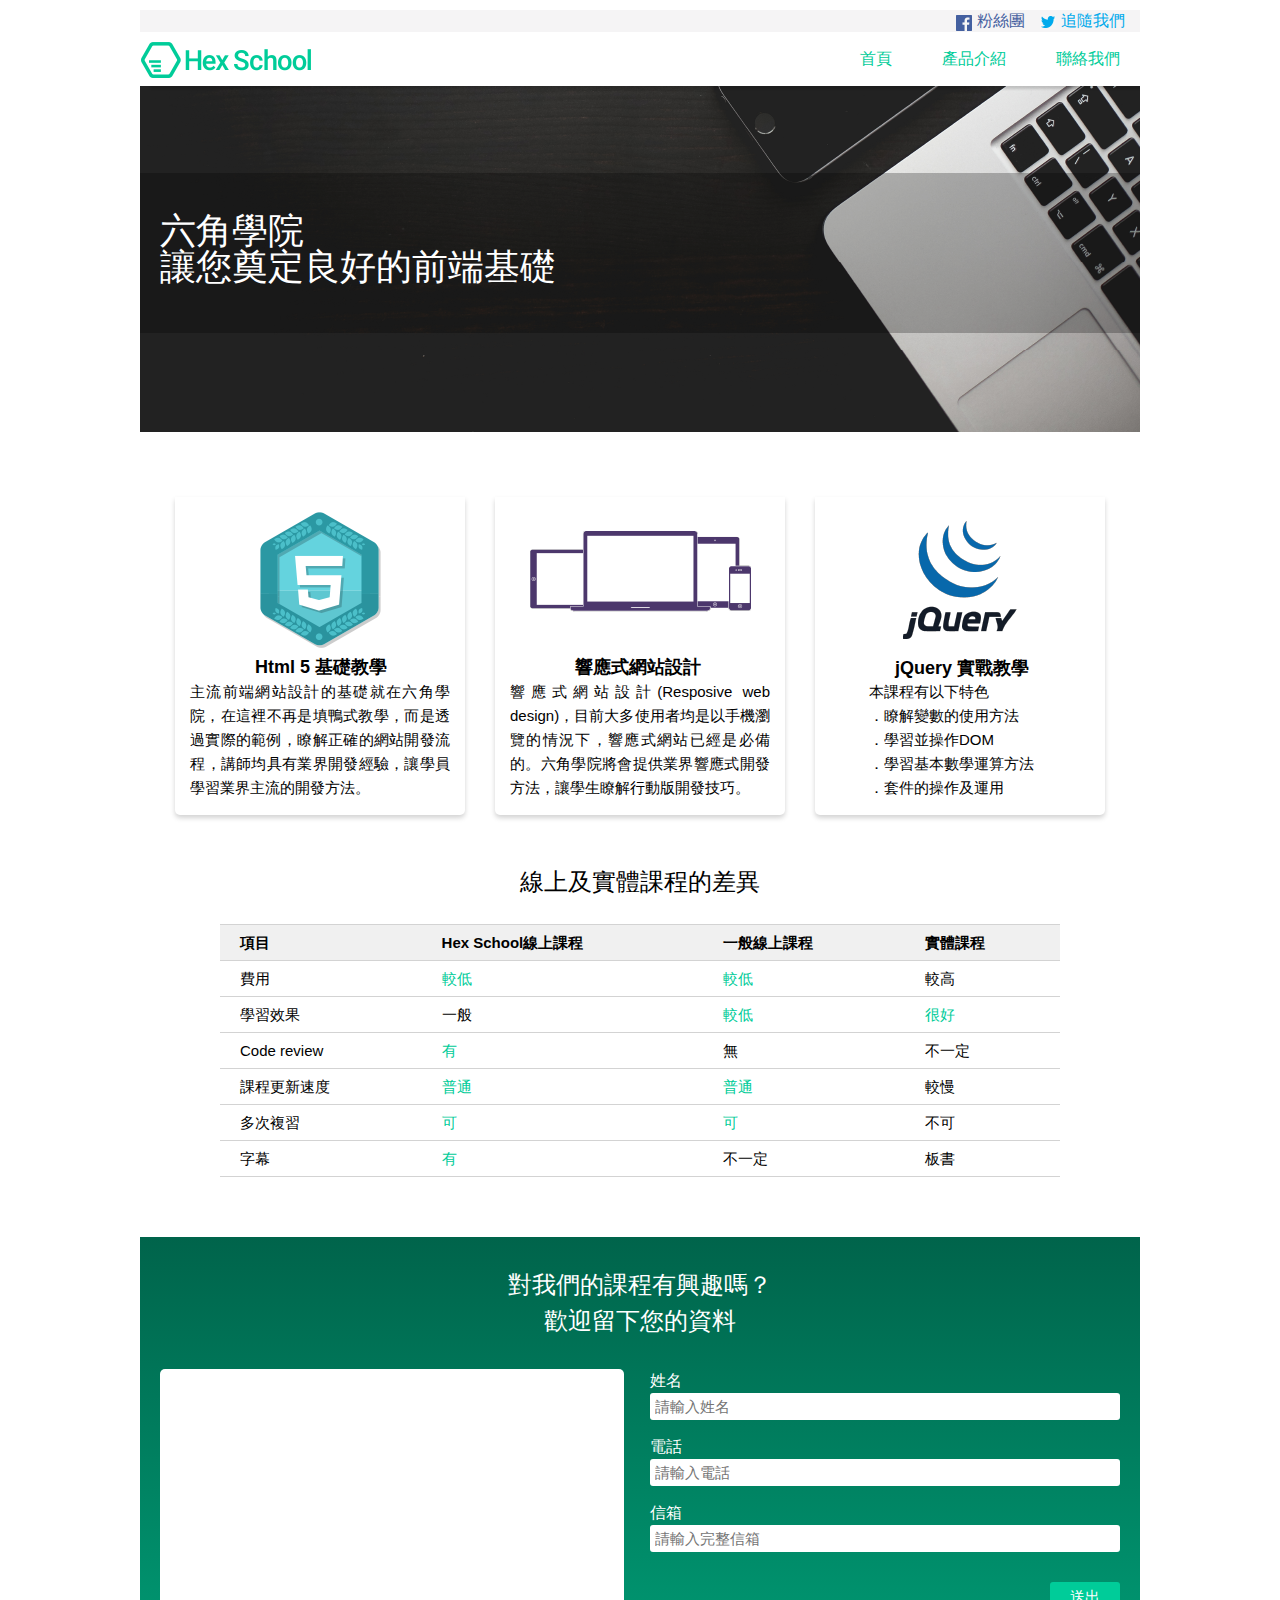
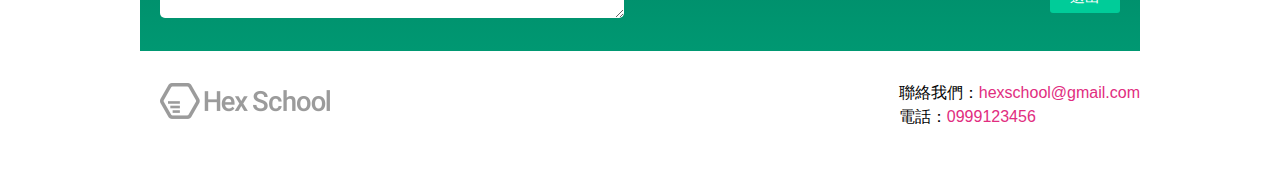
<file: index.html>
<!DOCTYPE html>
<html>
<head>
    <meta charset="utf-8" />
    <meta http-equiv="X-UA-Compatible" content="IE=edge">
    <title>Page Title</title>
    <meta name="viewport" content="width=device-width, initial-scale=1">
    <link rel="stylesheet" type="text/css" href="main.css">
</head>

<body>
    <div id="header">
        <div class="navbar">
            <ul>
                <li><img src="img/twitter.png" alt="twitter"><a href="＃" style="color:#00aaec">追隨我們</a></li>
                <li><img src="img/FB.png" alt="facebook"><a href="＃"style="color:#4460a0">粉絲團</a></li>   
            </ul>
        </div>
        <div class="logo">
            <a href="#"><img src="img/hexschool logo.png" alt="hexschool_logo"></a>
        </div>
        

        <div class="menu">
            <ul>
                <li><a href="#">聯絡我們</a></li>
                <li><a href="#">產品介紹</a></li>
                <li><a href="index.html">首頁</a></li>
            </ul>
        </div>
        
    </div>
    <div class="banner">
        <div class="box"><h1>六角學院<br>讓您奠定良好的前端基礎</h1></div>
    </div>
    <div class="content">
        <ul>
            <li class="content-list">
                <img src="img/html.png" alt="html logo">
                <p><span class="center-title">Html 5 基礎教學</span><br>主流前端網站設計的基礎就在六角學院，在這裡不再是填鴨式教學，而是透過實際的範例，瞭解正確的網站開發流程，講師均具有業界開發經驗，讓學員學習業界主流的開發方法。</p>
            </li>
            <li class="content-list">
                <img src="img/RWD.png" alt="RWD">
                <p><span class="center-title">響應式網站設計</span><br>響應式網站設計(Resposive web design)，目前大多使用者均是以手機瀏覽的情況下，響應式網站已經是必備的。六角學院將會提供業界響應式開發方法，讓學生瞭解行動版開發技巧。</p>
            </li>
            <li class="content-list">
                <img src="img/jquery.png" alt="jQuery">
                <p class="center-title"style="font-size:18px;">jQuery 實戰教學</p>
                    <ul class="jquery-list"> 
                        <li>本課程有以下特色
                        </li>
                        <li>．瞭解變數的使用方法</li>
                        <li>．學習並操作DOM</li>
                        <li>．學習基本數學運算方法</li>
                        <li>．套件的操作及運用</li>
                    </ul>
            </li>
        </ul>
    </div>
    <div class="clearfix"></div>
    <div class="compare">
        <h2>線上及實體課程的差異</h2>
        <table class="compare-table">
            <tr>
                <td></td>
                <td></td>
                <td></td>
                <td></td>
            </tr>
            <tr>
                <th>項目</th>
                <th>Hex School線上課程</th>
                <th>一般線上課程</th>
                <th>實體課程</th>
            </tr>
            <tr>
                    <td>費用</td>
                    <td class="for-color">較低</td>
                    <td class="for-color">較低</td>
                    <td>較高</td>
            </tr>
            <tr>
                <td>學習效果</td>
                <td>一般</td>
                <td class="for-color">較低</td>
                <td class="for-color">很好</td>
            </tr>
            <tr>
                <td>Code review</td>
                <td class="for-color">有</td>
                <td>無</td>
                <td>不一定</td>
            </tr>
            <tr>
                <td>課程更新速度</td>
                <td class="for-color">普通</td>
                <td class="for-color">普通</td>
                <td>較慢</td>
            </tr>
            <tr>
                <td>多次複習</td>
                <td class="for-color">可</td>
                <td class="for-color">可</td>
                <td>不可</td>
            </tr>
            <tr>
                <td>字幕</td>
                <td class="for-color">有</td>
                <td>不一定</td>
                <td>板書</td>
            </tr>
        </table>
    </div>
    <div class="form-content">
        <div class="box2">
            <h2>對我們的課程有興趣嗎？<br>歡迎留下您的資料</h2>
            <form>
                <textarea name="none" id="form-text"></textarea><br>
                <div class="left-form">
                    <label for="name">姓名</label><br>
                    <input id="name" type="text" name="name" placeholder="請輸入姓名"><br>
                    <label for="phone">電話</label><br>
                    <input type="text" id="phone" name="phone" placeholder="請輸入電話"><br>
                    <label for="email">信箱</label><br>
                    <input type="email" id="email"name="email"placeholder="請輸入完整信箱"><br>
                    <input class="submit" type="submit" name="submit" value="送出"><br>
                </div>
            </form>
        </div>
        
    </div>
    <div class="footer">
        <img src="img/hexschool.png">
        <p>聯絡我們：<span>hexschool@gmail.com</span><br>電話：<span>0999123456</span></p>
    </div>
</body>
</html>
</file>
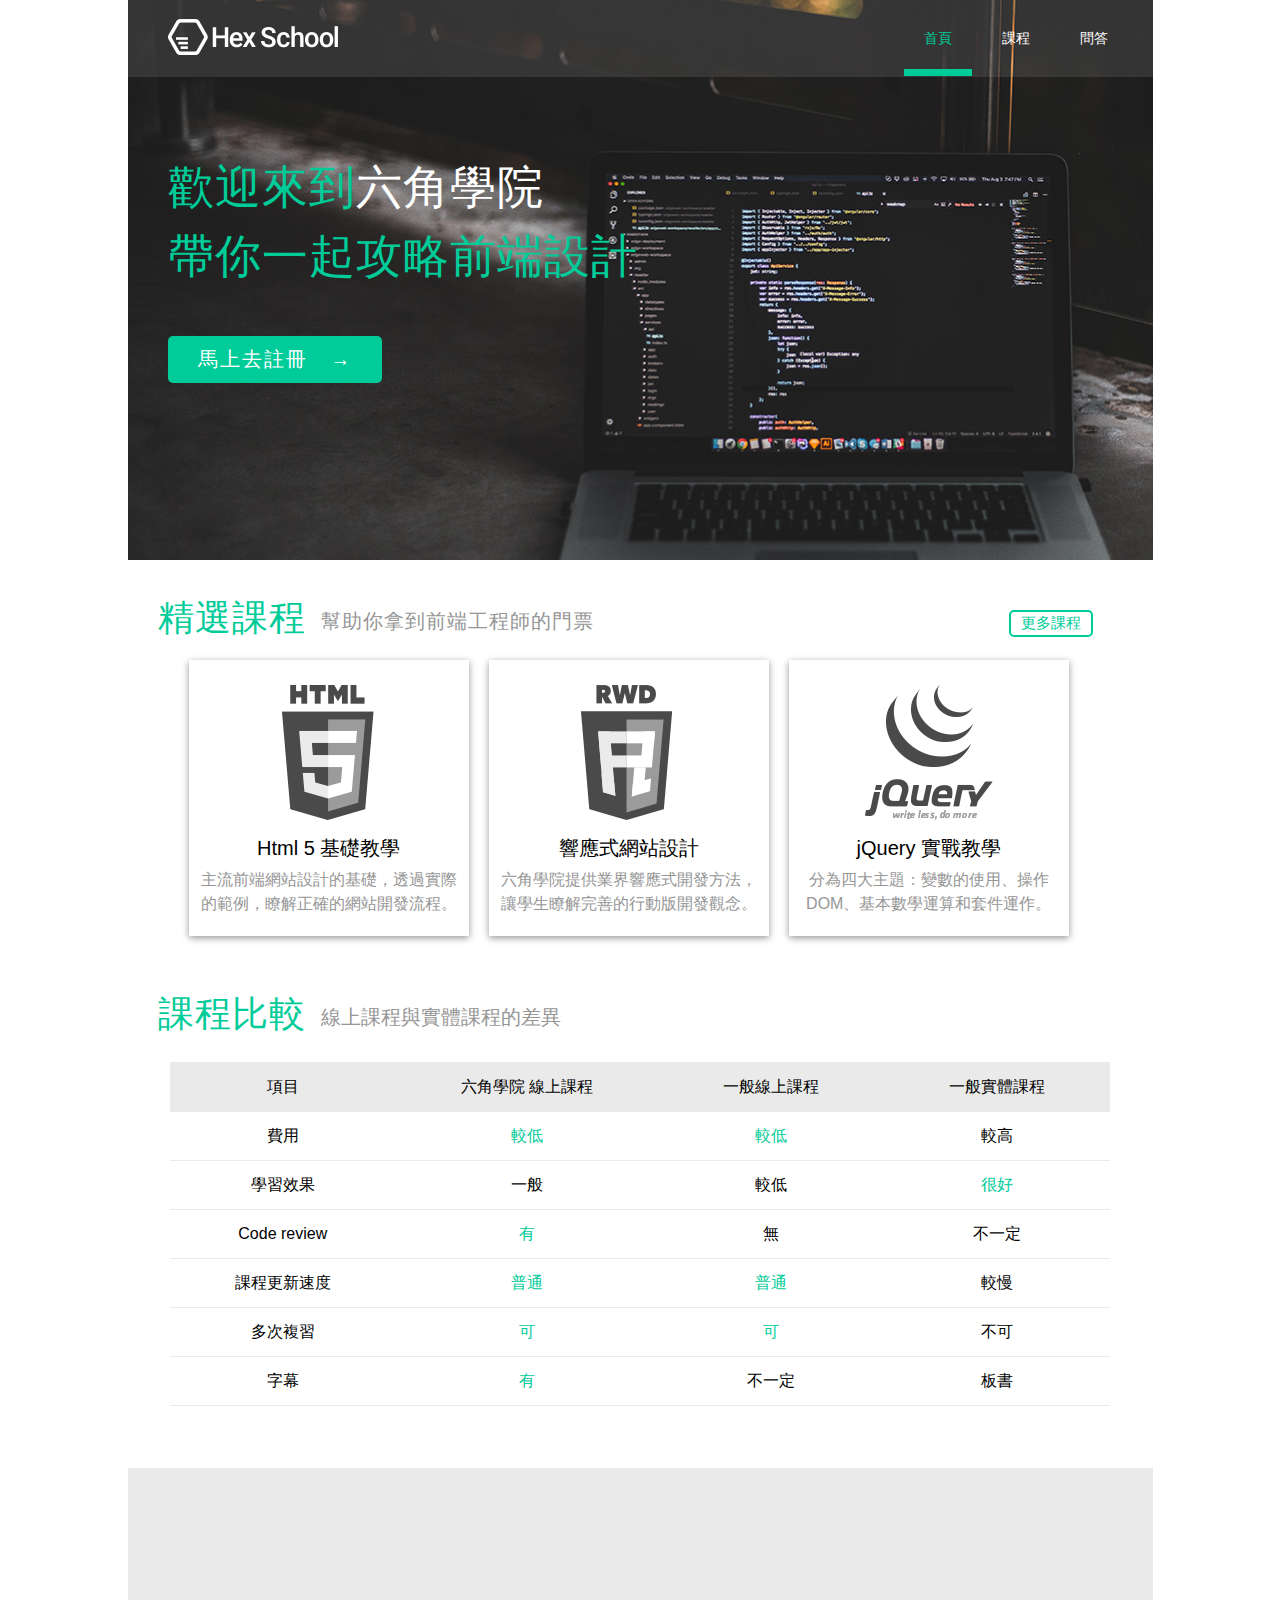
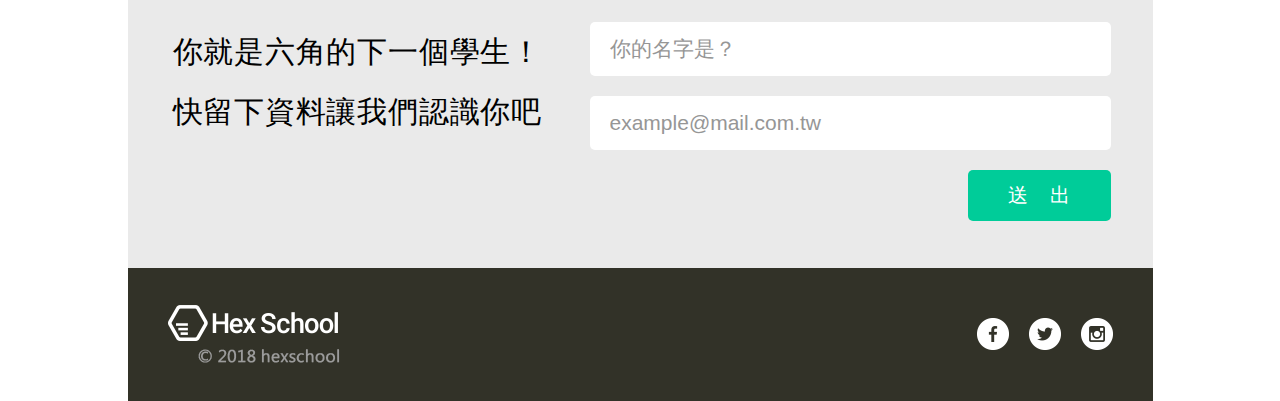
<file: project2/index.html>
<!DOCTYPE html>
<html>
<head>
    <meta charset="utf-8" />
    <meta http-equiv="X-UA-Compatible" content="IE=edge">
    <title>Home</title>
    <meta name="viewport" content="width=device-width, initial-scale=1">
    <meta>
    <meta property="og:title" content="六角學院" />
    <link rel="shortcut icon" href="images/hexschool-icon.ico">
    <link rel="stylesheet" type="text/css" media="screen" href="main.css" />
    <link rel="stylesheet" media="(max-width: 1020px)" href="RWD.css" />
</head>
<body>
    <div class="header">
        <div class="menu">
            <div class="logo">
                <h1>
                    <a href="index.html">hex school</a>
                </h1>
            </div>
            <div class="menu-nav">
                <ul>
                    <li><a class="check"href="index.html">首頁</a></li>
                    <li><a href="course.html" >課程</a></li>
                    <li><a href="qaf.html">問答</a></li>
                </ul>
            </div>
        </div>
        <div class="banner">
            <p>歡迎來到<span>六角學院</span><br>帶你一起攻略前端設計</p>
            <input type="button" value="馬上去註冊&nbsp;&nbsp;&nbsp;→" name="#" class="banner-btn" href="#">
        </div>
    </div>   
    <div class="content">
        <div class="all-content-title">
            <h2>精選課程</h2>
            <p>幫助你拿到前端工程師的門票</p>
            <input type="button" value="更多課程" name="#" class="content-btn" href="#">
        </div>
        <ul>
            <li class="content-html">                    
                <img src="images/html.png" alt="html">
                <p class="content-item-title">Html 5 基礎教學</p>
                <p>主流前端網站設計的基礎，透過實際的範例，瞭解正確的網站開發流程。</p>
            </li>
            <li class="content-rwd">
                <img src="images/RWD.png" alt="RWD">
                <p class="content-item-title">響應式網站設計</p>
                <p>六角學院提供業界響應式開發方法，讓學生瞭解完善的行動版開發觀念。</p>
            </li>
            <li class="content-jquery">
                <img src="images/jquery.png" alt="jquery">
                <p class="content-item-title">jQuery 實戰教學</p>
                <p>分為四大主題：變數的使用、操作DOM、基本數學運算和套件運作。</p>
            </li>
        </ul>
    </div>
    <div class="clearfix"></div>
    <div class="compare-table">
        <div class="compare-title">
            <h2>課程比較</h2>
            <p>線上課程與實體課程的差異</p>
        </div>
        <div class="clearfix"></div>
        <table class="table-style">
            <tr class="th-title">
                <th>項目</th>
                <th>六角學院 線上課程</th>
                <th>一般線上課程</th>
                <th>一般實體課程</th>
            </tr>
            <tr>
                <td>費用</td>
                <td class="c-color">較低</td>
                <td class="c-color">較低</td>
                <td>較高</td>
            </tr>
            <tr>
                <td>學習效果</td>
                <td>一般</td>
                <td>較低</td>
                <td class="c-color">很好</td>
            </tr>
            <tr>
                <td>Code review</td>
                <td class="c-color">有</td>
                <td>無</td>
                <td>不一定</td>
            </tr>
            <tr>
                <td>課程更新速度</td>
                <td class="c-color">普通</td>
                <td class="c-color">普通</td>
                <td>較慢</td>
            </tr>
            <tr>
                <td>多次複習</td>
                <td class="c-color">可</td>
                <td class="c-color">可</td>
                <td>不可</td>
            </tr>
            <tr>
                <td>字幕</td>
                <td class="c-color">有</td>
                <td>不一定</td>
                <td>板書</td>
            </tr>
            <tr>
                <td></td>
                <td></td>
                <td></td>
                <td></td>
            </tr>
        </table>
    </div>
    <div class="ask-form">
        <div class="ask-form-title">
            <p>你就是六角的下一個學生！<br>快留下資料讓我們認識你吧</p>
        </div>
        <form class="form-right">
            <ul>
                <li> <input class="text" type="text" name="name"  placeholder="你的名字是？" ></li>
                <li><input class="text" type="email" name="email" placeholder="example@mail.com.tw"></li>
                <li><input class="ask-form-btn" type="submit" name="submit" value="送    出"></li>
            </ul>               
        </form>
    </div>
    <div class="clearfix"></div>
    <div class="footer">
        <img class="footer-logo" src="images/hexschool-gray.png"alt="hexschool.logo">
        <div class="footer-icon">
            <a  href="#"><img src="images/fb.png" alt="facebook icon"></a>
            <a  href="#"><img src="images/twtter.png" alt="twitter icon"></a>
            <a  href="#"><img src="images/ig.png" alt="instagram icon"></a>
        </div>
    </div>
    
</body>
</html>
</file>
<file: project2/main.css>
html, body, div, span, applet, object, iframe,
h1, h2, h3, h4, h5, h6, p, blockquote, pre,
a, abbr, acronym, address, big, cite, code,
del, dfn, em, img, ins, kbd, q, s, samp,
small, strike, strong, sub, sup, tt, var,
b, u, i, center,
dl, dt, dd, ol, ul, li,
fieldset, form, label, legend,
table, caption, tbody, tfoot, thead, tr, th, td,
article, aside, canvas, details, embed, 
figure, figcaption, footer, header, hgroup, 
menu, nav, output, ruby, section, summary,
time, mark, audio, video {
	margin: 0;
	padding: 0;
	border: 0;
	font-size: 100%;
    font: inherit;
    font-family: MicrosoftJhengHei,"微軟正黑體",Arial,sans-serif;
	vertical-align: baseline;
}
/* HTML5 display-role reset for older browsers */
article, aside, details, figcaption, figure, 
footer, header, hgroup, menu, nav, section {
	display: block;
}
body {
	line-height: 1;
}
ol, ul {
	list-style: none;
}
a{
    text-decoration: none;
}
blockquote, q {
	quotes: none;
}
blockquote:before, blockquote:after,
q:before, q:after {
	content: '';
	content: none;
}
table {
	border-collapse: collapse;
	border-spacing: 0;
}

/* 這是index頁 */


body{
    max-width:1025px;
    margin: 0 auto;

}

/*
 *
header
 *
 */

.header{
    position: relative;
}
.menu{
    position: absolute;
    background-color: rgba(255, 255, 255, 0.1);
    width:100%;
}
.logo{
    display: inline;
}
.logo h1{
    display: inline-block;
    padding: 19px 30px;
    padding-left:40px;
}
.logo h1 a{
    display: inline-block;
    background-image: url(images/hex-logo.png);
    width: 170px;
    height: 36px;
    text-indent: 101%;
    overflow: hidden;
    white-space: nowrap;
}
.menu-nav{
    display: inline;
    float: right;
    height: 77px;
    margin-right:15px;
}
.menu-nav li{
    float: left;
    margin:30px 10px 10px 0 ;
    border: #000 1px ;
}
.menu-nav li a{
    padding:20px;
    padding-bottom: 23px;
    font-size: 14px;
    font-weight: 100;
    color: #fff;
}
.menu-nav .check{
    color: #00cc99;
    border-bottom: 7px solid #00cc99;
}
.menu-nav .check:hover{
    color: #00cc99;
    border-bottom:none;
}
.menu-nav a:hover{
    color: #00cc99;
    border-bottom: 7px solid #00cc99;
}
.banner{
    background-image: url(images/home-banner.png);
    height:560px;
    background-size: cover;
    background-position: center;
}
.banner p{
    font-size: 46px;
    color: #00cc99;
    position: absolute;
    line-height: 150%;
    bottom: 48%;
    margin-left:40px; 
    letter-spacing: 1px;
    font-family: MicrosoftJhengHei;
}
.banner p span{
    color: #fff;
}
.banner-btn {
    float: left;
    position: absolute;  
    top: 60%;
    margin-left: 40px;
    padding: 10px 30px;
    background-color: #00cc99;
    font-size: 20px;
    font-weight: 200;
    color: #fff;
    letter-spacing: 2px;
    border: none;
    border-radius: 5px;
    cursor: pointer;
    
}
.banner-btn:hover{
    border: 2px solid #fff;
}


/*
 *
content
 *
 */


.all-content-title{
    height: 30px;
    margin-top: 40px;
    margin-left:30px;
    letter-spacing: 1px;
}
.compare-title h2,.all-content-title h2{
    display: inline;
    float: left;
    color: #00cc99;
    font-size: 36px;
    letter-spacing: 1px;
}
.compare-table .compare-title p,.content .all-content-title p{
    float: left;
    font-size: 20px;
    padding-top:6px; 
    margin-left: 15px;
    vertical-align: bottom;
}
.content-btn{
    display: inline;
    float: right;
    margin-top: 10px;
    margin-right: 6%;
    padding: 2px 10px;
    background-color: #fff;
    color:#00cc99;
    font-size: 15px;
    border:2px solid #00cc99;
    border-radius: 5px;
    cursor: pointer;
}
.content-btn:hover{
    border: 3px solid #00cc99
}
.compare-title p,.content p{
    font-size: 16px;
    font-weight: 300;
    line-height: 150%;
    color: rgb(150, 150, 150);
}
.content ul{
    margin:10px 5%; 
}
.content li{
    display: inline;
    float: left;
    padding: 25px 10px 20px 10px;
    margin:20px 10px;
    text-align: center;
    width: 260px;
    box-shadow: 0px 2px 7px rgb(150, 150, 150);
}
.content .content-item-title{
    font-size: 20px;
    color: #000;
    padding: 10px 0 5px 0;
}

/*
 *
compare table
 *
 */


.compare-title{
    margin-top: 40px;
    margin-left:30px;
}
.table-style{
    margin: 30px auto;
}
.table-style td,.table-style th{
    padding: 16px 65px;
    text-align: center;
    border-top: 1px solid rgb(234,234,234);
}
.table-style th{
    background-color: rgb(234,234,234);
}
.c-color{
    color: #00cc99;
}


/*
 *
form
 *
 */


.ask-form{
    background-color: rgb(234,234,234);
    height: 400px;
}
.ask-form p{
    float: left;
    margin: 15% 0 0 45px;
    font-size: 30px;
    line-height: 200%;
    letter-spacing:0.8px;
}
.text,.ask-form-btn{
    font-size: 20px;
    padding: 15px 20px 15px 20px;
    border: none;
    border-radius: 5px;
}
.text{
    max-width: 460px;
    padding-right: 230px;
    font-size: 21px;
}
.form-right{
    float: right;
    position: relative;
    margin: 15% 20px 0 30px;
}
.form-right ul{
    position: absolute;
    right: 22px;
}
.form-right li{
    margin: 0px 0px 20px 0;
}
::placeholder{
    font-weight: 400;
    color: rgb(150, 150, 150);
}
.ask-form-btn{
    position: absolute;
    right: 0px;
    padding: 12px 40px 12px 40px;
    background-color: #00cc99;
    color: #fff;
    font-weight: 300;
    cursor: pointer;
}
.ask-form-btn:hover{
    border: 1px solid #00cc99;
    background-color: #fff;
    color:#00cc99;
    font-weight: bold;
}
.clearfix{
    clear: both;
}
/*
 *
footer
 *
 */

.footer{
    background-color: rgb(50, 50, 40);
}
.footer-logo{
    margin: 37px 0 33px 40px 
}
.footer-icon{
    display: inline;
    float: right;
    margin-right:30px; 
}
.footer-icon img{
    float: left;
    margin: 50px 10px;
}




/* 這裡是course部分 */




/*
 *
header
 *
 */

.course-banner{
    background-image: url(images/course-banner.png);
    height:560px;
    background-size: cover;
    background-position: center;
}
.course-banner p{
    color: #fff;
    position: absolute;
    line-height: 70%;
    bottom: 52%;
    margin-left:40px; 
}
.course-banner p span{
    font-size: 22px;
    font-weight: 300;
    color: #00cc99;
}
.course-banner ul{
    float: right;
    position: absolute ;
    right: 10px;
    top:21%;
    padding-right: 30px;
}
.course-banner li{
    display: inline;
    margin-right:30px ;
}
.course-banner .banner-btn {
    float: left;
    position: absolute;  
    top: 60%;
    margin-left: 40px;
    padding: 10px 30px;
    background-color: #00cc99;
    font-size: 20px;
    font-weight: 200;
    color: #fff;
    letter-spacing: 2px;
    border: none;
    border-radius: 5px;
    cursor: pointer;
    
}
.course-banner .banner-btn:hover{
    border: 2px solid #fff;
}


/*
 *
content
 *
 */



/* 老師的部分 */

.course-content-teacher,.outline-title,.content-order{
    margin-left: 15%;
}
.course-content-teacher img,.course-content-teacher p{
    display: inline;
    float: left;
    margin: 60px 0 20px 5%;
}
.course-content-teacher p{
    color: #00cc99;
    font-size: 35px;
    margin-left: 4%;
    margin-top: 14%;
    line-height: 150%;       
}
.course-content-teacher span{
    color: #000;
}
.course-content-teacher ul{
    float: left;
    margin-top: 15%;
    margin-left: 30px;
    font-weight: 400;
}
.course-content-teacher li{
    color: rgb(150, 150, 150);
    font-weight: 300;
    line-height: 150%;
}

/* 課程特別部份 */

.outline-title h2{
    margin-left:5.5%; 
}
.outline-title p{
    float: left;
    font-size: 19px;
    font-weight: 300;
    padding-top:15px; 
    margin-left: 12px;
    color: rgb(150, 150, 150);
    
}
.content-order ol{
    float: left;
    margin:25px 20% 10px 70px;
    list-style-type: decimal;
}
.content-order li{
    padding-left:15px;
    padding-right:4%; 
    line-height: 150%;
    font-weight: 500;
    letter-spacing: 0.5px;
}

/* 課程大綱 */

.course-outline{
    margin: 0 auto;
}
.outline ul{
    margin:25px 23.6% 40px 19.8%;
}
.outline li{
    width: 100%;
    line-height: 35px;
    padding: 10px 0 10px 40px;
    color: rgb(150, 150, 150);
    letter-spacing: 1px;
}
.outline li.outline-color{
    background-color: rgba(200,200,200,0.4) ;
    height: 30px;
    color: #000;
    font-weight: 500;
}

/* 消息表單 */

.form-text p{
    margin: 15% 0 0 19.8%;
    font-size: 30px;
    font-weight: 400;
    line-height: 200%;
}
.form-text-btn{
    position: relative;
    top: 54%;
    right: -6%;
    padding: 12px 37px 12px 39px;
    letter-spacing: 1px;
}






/* 這裡是qaf部分 */



/*
 *
header
 *
 */



.qaf-banner{
    background-image: url(images/qaf-banner.png);
}
.qaf-banner p{
    color: #fff;
    position: absolute;
    line-height: 90%;
    bottom: 50%;
    margin-left:33%; 
    text-align: center;
}
.qaf-banner p span{
    font-size: 22px;
    font-weight: 300;
    color: #00cc99;
}
.qaf-text-box .qaf-box{
    position: absolute;
    top: 56%;
    margin-left:20%; 
    width: 700px;
    height: 52px;
}
input[type="search"]{
    -webkit-appearance: none;
    float: left;
    width: 525px;
    height: 52.2px;
    font-size: 20px;
    font-weight: 200;
    letter-spacing: 2px;
    border: none;
    border-radius: 5px 0 0 5px;
    cursor: pointer;
    padding: 14.5px 10%; 
    background-color: #fff;
    color: #000;
}
.qaf-search-btn{
    margin: 0; 
    padding: 11px 15px 11px 27px;
    height: 52.2px;
    border-radius: 0 5px 5px 0;
    background-color: #fff;
    border: none;
}
.qaf-search-btn a{
    padding: 10px;
    padding-top:24px; 
}
.qaf-search-btn:hover{
    background: linear-gradient(90deg,#fff,#00cc99,#00cc99);
}


/*
 *
content
 *
 */



.ask-title h2{
    margin-top: 20px;
    margin-left: -4%;
}

.ask-title p{
    margin-top:20px; 
}

.ask{
    clear: both;
}
.ask ul{
    margin:57px 0 30px 11.5% ;
}
.ask li{
    font-size: 20px;
    letter-spacing: 1px;
    line-height: 120%;
    margin-top: 30px;
    margin-right: 10%;
}
.ask-A{
    font-size:16px;
    color: rgb(150,150,150) ;
}
.ask-color{
    color: #00cc99;
}
.ask-item{
    list-style: decimal;
}
.ask-item li{
    font-size:16px;
    color: rgb(150,150,150) ;
    margin: 8px 0 0 6.5%;
    padding-left: 15px;
    letter-spacing: 0.5px;
}
ul.ask-money{
    margin-top: -5px;
}
ul.ask-money li{
    list-style-type: none;
    margin-left:-14.3%; 
    margin-right: 2%;
    padding-left:10px; 
}
.ask-money span{
    padding-left: 30px;
    padding-right: 30px;
}


/* 表單部分 */

.qaf-ask-form{
    height: 600px;
}
.qaf-ask-form p{
    margin-top: 12% ;
}
.ask-form-right{
    margin-top: 11.5% ;
}
.textarea{
    height:170px;
    padding-right: 225px;
}
</file>
<file: project2/RWD.css>
@media screen and (max-width: 1020px){
/* 首頁RWD*/
body{
    margin: 0 auto;
}
.content ul{
    margin:10px 0%; 
}

/* 問答RWD*/

.qaf-text-box .qaf-box{
    margin-left:20%; 
    width: 700px;
    height: 52px;
}
}

@media screen and (max-width: 940px){
/* 首頁RWD*/
.text{
    max-width: 460px;
    padding-right: 100px;
}

/* 課程RWD*/
.course-banner ul{
    right: 0px;
    top:20%;
}
.content-order ol{
    margin:25px 10% 10px 70px;
}

/* 問答RWD*/
.qaf-text-box .qaf-box{
    top: 56%;
    margin-left:20%; 
    width: 630px;
}
.qaf-search-box{
    width: 460px;
    padding: 14.5px 1%; 

}
.qaf-search-btn{
    padding: 11px 10px 11px 20px;
    border-radius: 0 5px 5px 0;
}

}

@media screen and (min-width: 740px) and (max-width: 800px){
/* 首頁RWD*/
.content ul{
    margin:10px 8%; 
}
.content-btn{
    margin-top: 5px;
    font-size: 18px;
    margin-right: 6%;
}
.text{
    max-width: 460px;
    padding-right: 60px;
    font-size: 18px;
    }
.form-right ul{
    position: absolute;
    right: 15px;
}

/* 課程RWD*/
.course-banner img{
    max-width: 60px;
}
.course-banner .banner-btn {
    margin-left: 35%;
}
.course-content-teacher,.outline-title,.content-order{
    margin-left: 10%;
}
.ask-form.form-text{
    height: 400px;
}
.form-text p{
    margin: 15% 0 0 10%;
}
.form-text-btn{
    top: 40%;
    right: -10%;
}

/* 問答RWD*/
.qaf-text-box .qaf-box{
    top: 56%;
    margin-left:15%; 
    width: 630px;
}

.qaf-content .ask-title{
    margin-left:14%;

}





}   

@media screen and (max-width: 740px){

/* 首頁RWD     */
.content ul{
    margin:10px 8%; 
}
.content li{
    display: inline;
    float: left;
    padding: 25px 10px 20px 10px;
    margin:20px 10px;
}
.content-btn{
    margin-top: 5px;
    font-size: 18px;
}
.ask-form{
    height: 500px;
    position: relative;
}
.form-right{
    position: absolute;
    top:40%;
    left: 58%;
    margin: 10px 14% 0 20%;
}
.ask-form-title{
    margin: 10% 15% 0 15%;
    font-size: 30px;
    line-height: 200%;
    letter-spacing:0.8px;
}

/* 課程RWD*/
.course-banner ul{
    right: -3%;
}
.course-banner li{
    margin-right:10px ;
}
.course-banner img{
    max-width: 45px;
}
.course-banner .banner-btn { 
    top: 60%;
    margin-left: 35%;
}
.course-content-teacher,.outline-title,.content-order{
    margin-left: 3%;
}
.ask-form.form-text{
    height: 400px;
}
.form-text p{
    margin: 15% 0 0 10%;
    font-size: 30px;
    font-weight: 400;
    line-height: 200%;
}
.form-text-btn{
    position: relative;
    top: 40%;
    right: -5%;
}

/* 問答RWD*/
.qaf-text-box .qaf-box{
    top: 56%;
    margin-left:15%; 
    width: 550px;
}
.qaf-content .ask-title{
    margin-left:14%;
}
.qaf-ask-form{
    height: 700px;
}
.qaf-ask-form p{
    margin-left:30%; 
    margin-top: 12% ;
    
}
.ask-form-right{
    margin-top: -5% ;
}

}

@media screen and (max-width: 700px){
/* 課程RWD*/
.course-content-teacher,.outline-title,.content-order{
    margin-left: 0%;
}
.content-order ol{
    margin:25px 10% 10px 70px;
}
.ask-form.form-text{
    height: 400px;
}
.form-text p{
    margin: 15% 0 0 10%;
    font-size: 30px;
    font-weight: 400;
    line-height: 200%;
}
.form-text-btn{
    position: relative;
    top: 40%;
    right: -5%;
}
/* 問答RWD*/
.qaf-text-box .qaf-box{
    top: 56%;
    margin-left:12%; 
    width: 550px;
}

.qaf-content .ask-title{
    margin-left:14%;
} 
.qaf-ask-form{
    height: 700px;
}
.qaf-ask-form p{
    margin-left:30%; 
    margin-top: 12% ;
    
}
.ask-form-right{
    margin-top: -5% ;
    margin-left: 22%;
}



}

@media screen and (max-width: 650px){
/* 首頁RWD*/
body{
    min-width: 640px;
}
.content ul{
    margin:10px 25%; 
}
.content-btn{
    margin-top: 5px;
    font-size: 20px;
}
.ask-form{
    height: 420px;
    position: relative;
}
.ask-form p{
    margin: 10% 0 0 10%; 
}
.form-right{
    position: absolute;
    top:42%;
    left: 58%;
    margin: 10px 14% 0 20%;
}
.ask-form-title{
    margin: 10% 10% 0 10%;
} 

/* 課程RWD*/
.course-banner ul{
    display: none;
}
.form-text p{
    margin: 15% 0 0 10%;
    font-size: 30px;
    font-weight: 400;
    line-height: 200%;
}
.form-text-btn{
    position: relative;
    top: 60%;
    right: 0%;
}


/* 問答RWD*/
.qaf-banner p{
    margin-left:30%; 
}
.qaf-text-box .qaf-box{
    top: 56%;
    margin-left:9%; 
    width: 560px;
}
.qaf-search-box{
    width: 460px;
    padding: 14.5px 1%; 

}
.qaf-search-btn{
    padding: 11px 10px 11px 20px;

}
.qaf-ask-form{
    height: 700px;
}
.qaf-ask-form p{
    margin-left:25%; 
    margin-top: 12% ;
    
}
.ask-form-right{
    margin-top: -10% ;
    margin-left: 22%;
}
}
</file>
<file: main.css>
/* http://meyerweb.com/eric/tools/css/reset/ 
v2.0 | 20110126
License: none (public domain)
*/

html, body, div, span, applet, object, iframe,
h1, h2, h3, h4, h5, h6, p, blockquote, pre,
a, abbr, acronym, address, big, cite, code,
del, dfn, em, img, ins, kbd, q, s, samp,
small, strike, strong, sub, sup, tt, var,
b, u, i, center,
dl, dt, dd, ol, ul, li,
fieldset, form, label, legend,
table, caption, tbody, tfoot, thead, tr, th, td,
article, aside, canvas, details, embed, 
figure, figcaption, footer, header, hgroup, 
menu, nav, output, ruby, section, summary,
time, mark, audio, video {
	margin: 0;
	padding: 0;
	border: 0;
	font-size: 100%;
	font: inherit;
	vertical-align: baseline;
}
/* HTML5 display-role reset for older browsers */
article, aside, details, figcaption, figure, 
footer, header, hgroup, menu, nav, section {
	display: block;
}
body {
	line-height: 1;
}
ol, ul {
	list-style: none;
}
blockquote, q {
	quotes: none;
}
blockquote:before, blockquote:after,
q:before, q:after {
	content: '';
	content: none;
}
table {
	border-collapse: collapse;
	border-spacing: 0;
}


/* 以上為css reset */

/* 選單切換跟logo */

#header{
	position: relative;
	padding-top: 10px;
	background-color: #fff;
}
#header a{
	text-decoration: none;
	}
html{
	font-family: Microsoft JhengHei, Arial, Helvetica, sans-serif;
}
body{	
	max-width:1000px;
	margin: 0 auto;
	}
.navbar{
	background-color: rgb(245,244,245);
	max-width: 1000px;
	height: 22px;
	line-height: 22px;
}

.navbar li{
	display: inline;
	float: right;
	padding-right: 15px;
	height: 22px;
	line-height: 22px;
}
.navbar li img{
	display: inline-block;
	margin-right: 5px;
	margin-top:3px; 
	vertical-align:text-top;
}
.logo{
	padding-top: 10px;
	float: left;
}
.menu,.menu a{
	height: 54px;
	line-height: 54px;
	color:#00cc99;
	padding-left: 10px;
	padding-right: 10px;
}

.menu li{
	display: inline-block;
	float: right;
	background-color: #fff;
	padding-left: 30px;
}
.menu li :hover{
	padding-bottom: 10px;
	border-bottom:4px solid #00cc99;
}
.menu li a:active{
	border-bottom:4px solid skyblue;
	color:skyblue;
}

/* banner */
.banner{
	background-image: url(img/banner2.png);
	max-width: 1002px;
	height: 346px;
	position: relative;
}
.box{
	width: 1000px;
	height: 160px;
	background-color: rgb(0,0,0,25%);
	position: absolute;
	top: 25%;
}
h1{
	position: absolute;
	top:25%;
	padding-left: 20px;
	color:#fff;
	font-size: 36px;
}

/* 三個卡片 */
.content{
	display: table;
	margin: 0 auto;
	padding-top: 50px;

}
.content p{
	font-family: Microsoft JhengHei,Geneva, Tahoma, sans-serif;
	text-align: justify;
	font-size: 15px;
}
.center-title{
	font-weight: bold;
	padding-left: 25%;
	font-size: 18px;
}
.content li{
	width:260px;
	float: left;
}
.content-list  {
	margin: 15px;
	padding: 15px;
	border-top-style: none;
	text-align: center;
	line-height: 150%;
	border-radius: 0px 0px 5px 5px;
	box-shadow: 0px 3px 5px lightgray;
}
.jquery-list {
	padding-left: 15%;
	text-align: justify;
	font-size: 15px;
}
/* 清除樣式 */
.clearfix{
	clear: both;
}

/* 比較表格 */
.compare h2{
	font-size: 24px;
	margin:0px auto;
	padding-top: 40px;
	text-align: center;
	padding-bottom: 10px;
}
table{
	margin: 0 auto;
	width: 840px;
	font-size: 15px;
}
.compare-table th,td{
	border-bottom: 1px solid lightgray;
	padding: 10px 20px;
	background-color: rgb(240, 240, 240);
	font-weight: bold;
	text-align:justify;
}
.compare-table td{
	background-color: #fff;
	font-weight:normal;
}
.for-color{
	color:#00cc99;
}
/* 漸層表單 */
.box2{
	margin-top: 60px;
	max-width: 1000px;
	padding-bottom: 30px;
	background: linear-gradient(#00644b,#009872);
}
.form-content h2{
	padding:30px 0;
	text-align: center;
	color:#fff;
	line-height: 150%;
	font-size: 24px;
}
form{
	position: relative;
}
textarea{
	width: 460px;
	height: 245px;
	margin-left: 20px;
	border-radius: 5px;
	border: none;
}
input{
	font-size: 15px;
	padding:5px;
	border-radius: 3px;
	margin-bottom: 15px;
	border: none;
}
input:focus{
	background-color: #d2d2d2;
}
#name, #email, #phone{
	width: 460px;
}
.left-form{
	position: absolute;
	right:20px;
	line-height: 150%;
	top:0;
	color: #fff;
}
.submit{
	padding: 6px 20px;
	color:#fff;
	background-color: #00cc99;
	position: absolute;
	right: 0;
	margin-top: 15px;
	font-size: 15px;

}
.submit:active{
	background-color: #09d7a3;
	border:1px solid #00cc99
}

/* 底端資訊 */
.footer{
	position: relative;
	padding:0 20px;
	margin: 30px 0;
	margin-bottom: 30px;
	height: 80px;
	background-color: #fff;
}
.footer p{
	position: absolute;
	top: 0;
	right: 0;
	line-height: 150%;
}
.footer span{
	color: #e12d80
}
</file>
